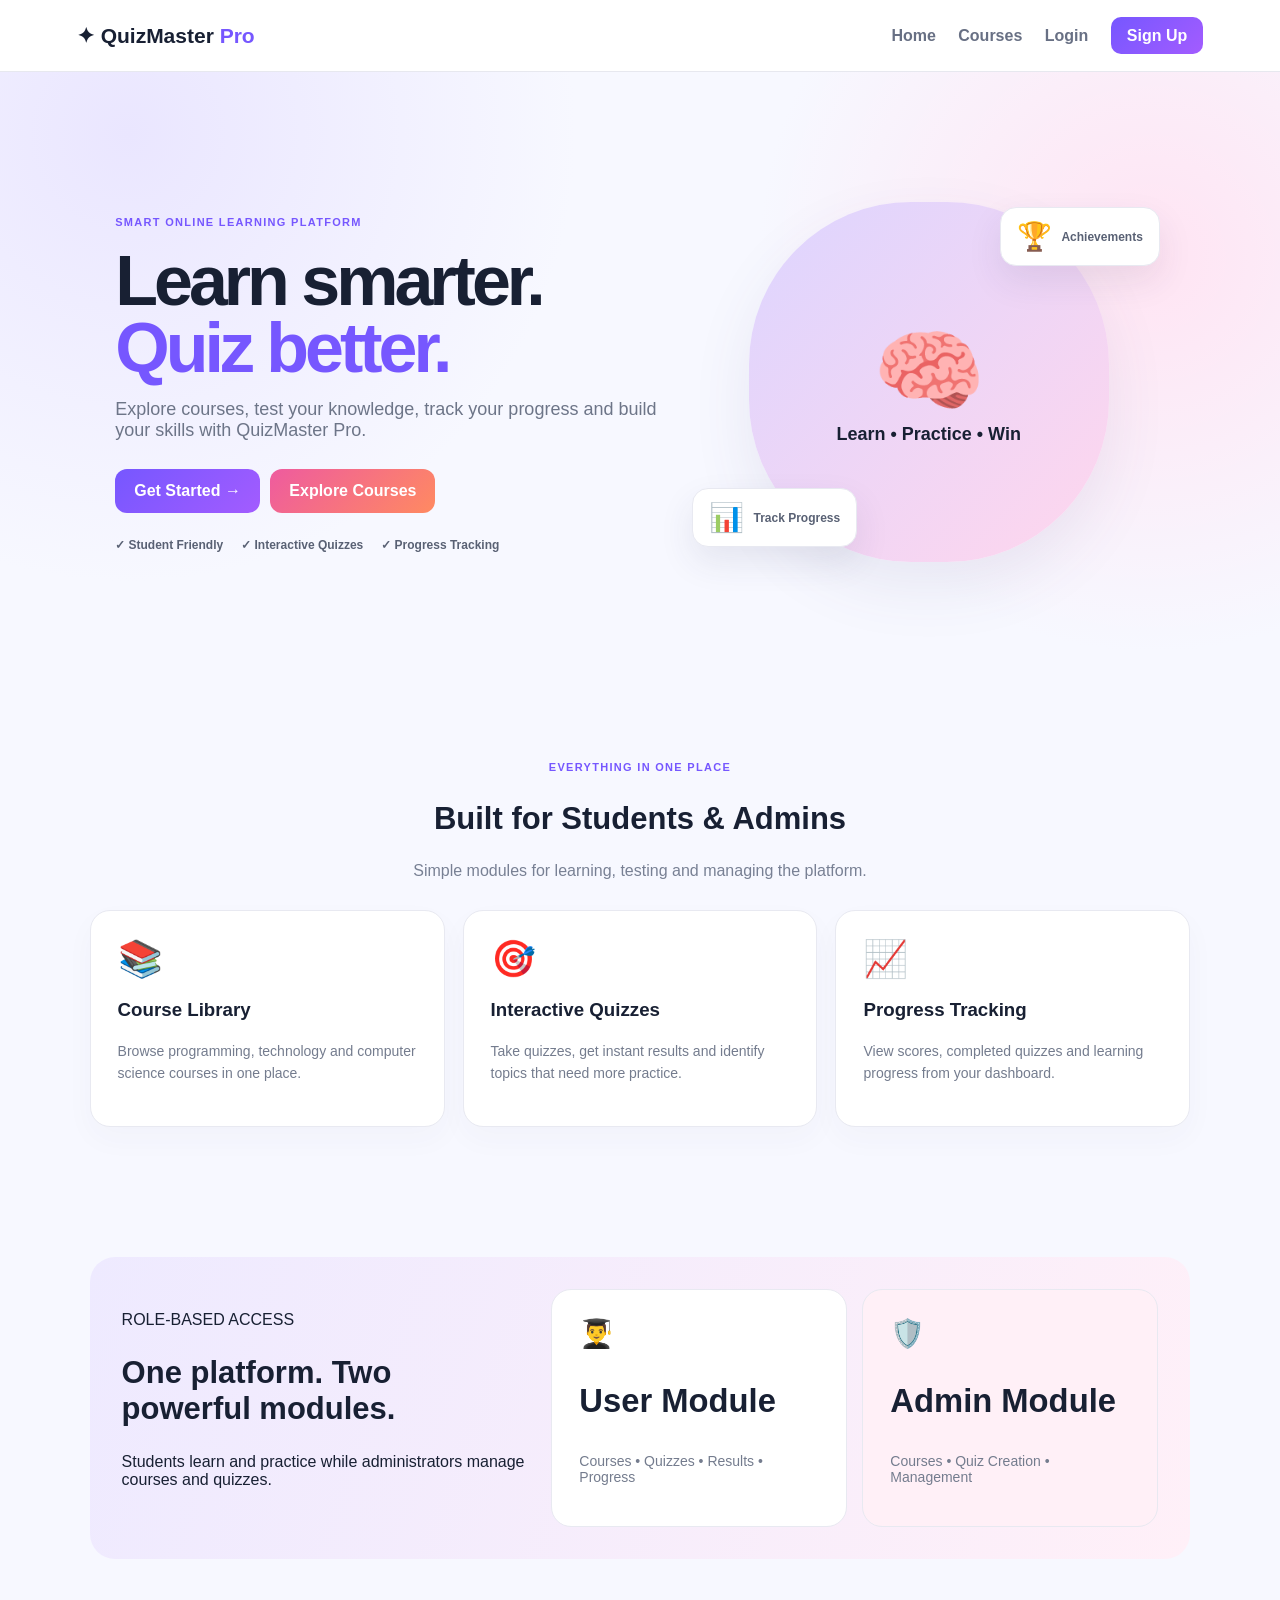
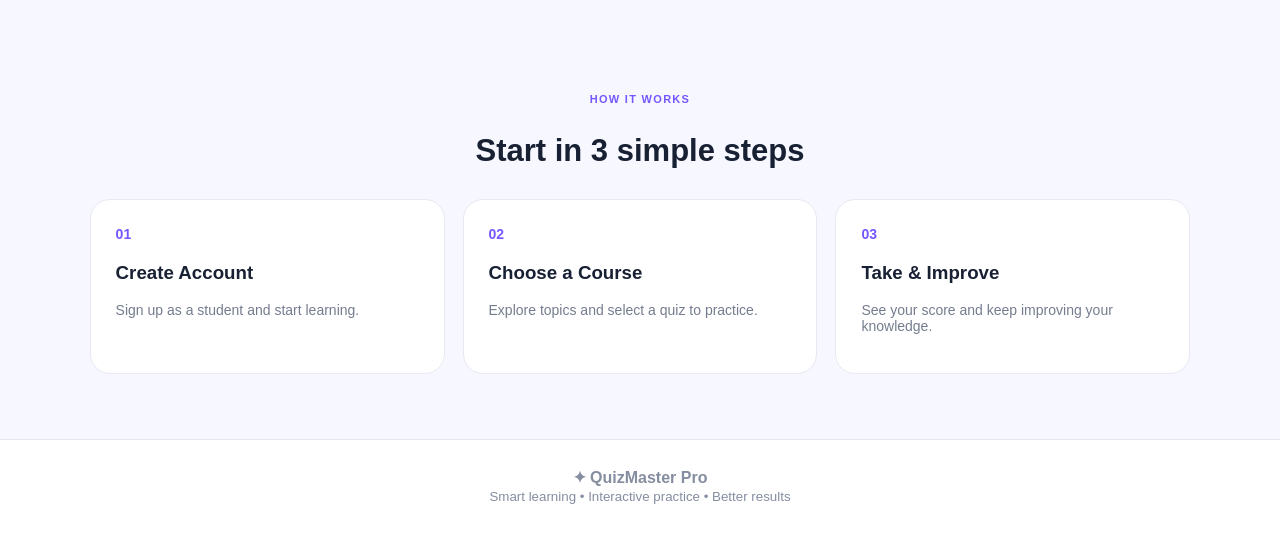
<file: index.html>
<!doctype html>
<html lang="en">
<head>
<meta charset="utf-8">
<meta name="viewport" content="width=device-width,initial-scale=1">
<title>QuizMaster Pro | Learn. Practice. Achieve.</title>
<link rel="stylesheet" href="css/style.css">
</head>
<body>
<nav>
  <b class="logo">✦ QuizMaster <i>Pro</i></b>
  <div>
    <a href="index.html">Home</a>
    <a href="courses.html">Courses</a>
    <a href="login.html">Login</a>
    <a class="navbtn" href="signup.html">Sign Up</a>
  </div>
</nav>

<section class="hero home-hero">
  <div class="hero-copy">
    <span>SMART ONLINE LEARNING PLATFORM</span>
    <h1>Learn smarter.<br><em>Quiz better.</em></h1>
    <p>Explore courses, test your knowledge, track your progress and build your skills with QuizMaster Pro.</p>
    <div>
      <a class="btn" href="signup.html">Get Started →</a>
      <a class="btn orange" href="courses.html">Explore Courses</a>
    </div>
    <div class="hero-mini">
      <span>✓ Student Friendly</span>
      <span>✓ Interactive Quizzes</span>
      <span>✓ Progress Tracking</span>
    </div>
  </div>
  <div class="home-art">
    <div class="floating f1">🏆<small>Achievements</small></div>
    <div class="art">🧠<b>Learn • Practice • Win</b></div>
    <div class="floating f2">📊<small>Track Progress</small></div>
  </div>
</section>

<section class="home-section">
  <div class="center">
    <span>EVERYTHING IN ONE PLACE</span>
    <h2>Built for Students & Admins</h2>
    <p class="muted">Simple modules for learning, testing and managing the platform.</p>
  </div>
  <div class="grid3">
    <div class="feature-card"><div class="feature-icon">📚</div><h3>Course Library</h3><p>Browse programming, technology and computer science courses in one place.</p></div>
    <div class="feature-card"><div class="feature-icon">🎯</div><h3>Interactive Quizzes</h3><p>Take quizzes, get instant results and identify topics that need more practice.</p></div>
    <div class="feature-card"><div class="feature-icon">📈</div><h3>Progress Tracking</h3><p>View scores, completed quizzes and learning progress from your dashboard.</p></div>
  </div>
</section>

<section class="home-section">
  <div class="module-banner">
    <div><span>ROLE-BASED ACCESS</span><h2>One platform. Two powerful modules.</h2><p>Students learn and practice while administrators manage courses and quizzes.</p></div>
    <div class="module-actions">
      <a class="card user-module" href="login.html?role=user">👨‍🎓<h3>User Module</h3><p>Courses • Quizzes • Results • Progress</p></a>
      <a class="card admin-module" href="login.html?role=admin">🛡️<h3>Admin Module</h3><p>Courses • Quiz Creation • Management</p></a>
    </div>
  </div>
</section>

<section class="home-section">
  <div class="center">
    <span>HOW IT WORKS</span>
    <h2>Start in 3 simple steps</h2>
  </div>
  <div class="steps">
    <div><b>01</b><h3>Create Account</h3><p>Sign up as a student and start learning.</p></div>
    <div><b>02</b><h3>Choose a Course</h3><p>Explore topics and select a quiz to practice.</p></div>
    <div><b>03</b><h3>Take & Improve</h3><p>See your score and keep improving your knowledge.</p></div>
  </div>
</section>

<footer>
  <b>✦ QuizMaster Pro</b><br>
  <small>Smart learning • Interactive practice • Better results</small>
</footer>
</body>
</html>
</file>
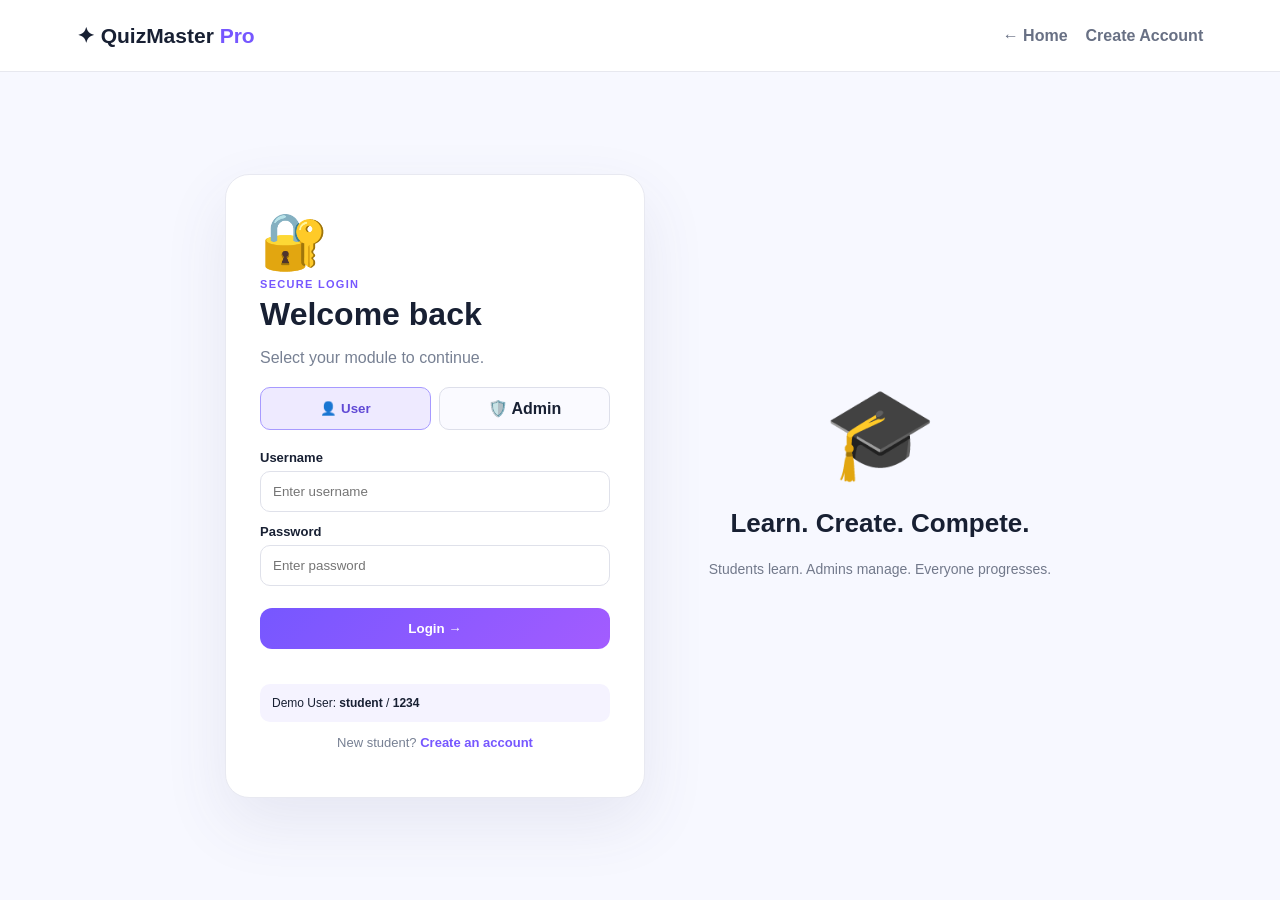
<file: admin-dashboard.html>
<!doctype html><html><head><meta charset="utf-8"><meta name="viewport" content="width=device-width,initial-scale=1"><title>Admin Dashboard</title><link rel="stylesheet" href="css/style.css"></head><body><nav><b class="logo">✦ QuizMaster <i>Pro</i></b><div><a href="courses.html">Courses</a><a href="admin-dashboard.html">Admin Dashboard</a><button onclick="logout()">Logout</button></div></nav><main><div class="welcome admin"><div><span>ADMIN MODULE 🛡️</span><h1>Control Center</h1><p>Manage courses, quizzes, users and content.</p></div><a class="btn orange" href="create-course.html">＋ Create Course</a></div><div class="stats"><div>📚<small>Courses</small><b>12</b></div><div>📝<small>Quizzes</small><b>48</b></div><div>👥<small>Users</small><b>8,542</b></div><div>📈<small>Attempts</small><b>1,284</b></div></div><div class="grid2"><a class="card" href="create-course.html">➕<h3>Create Course</h3><p>Add course, lessons and cover image.</p></a><a class="card pink" href="create-quiz.html">🧠<h3>Create Quiz</h3><p>Add questions and question pictures.</p></a></div><h2>Course Management</h2><div id="adminCourses"></div></main><script src="js/auth.js"></script><script>guard("admin");</script><script src="js/data.js"></script></body></html>
</file>
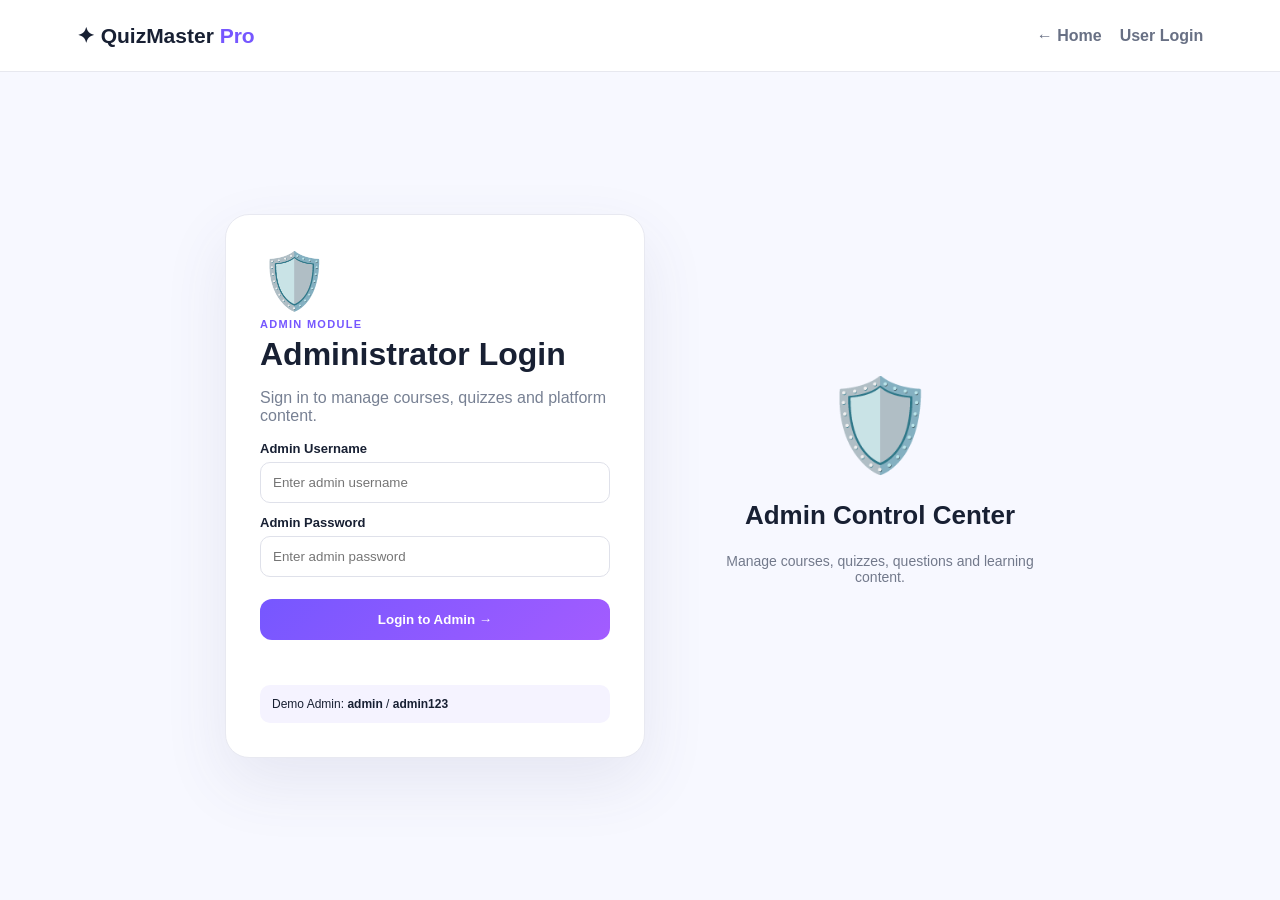
<file: admin-login.html>
<!doctype html>
<html lang="en">
<head>
<meta charset="utf-8"><meta name="viewport" content="width=device-width,initial-scale=1">
<title>Admin Login | QuizMaster Pro</title>
<link rel="stylesheet" href="css/style.css">
</head>
<body>
<nav>
 <b class="logo">✦ QuizMaster <i>Pro</i></b>
 <div><a href="index.html">← Home</a><a href="login.html">User Login</a></div>
</nav>
<main class="login">
 <div class="loginbox">
  <div class="big">🛡️</div>
  <span>ADMIN MODULE</span>
  <h1>Administrator Login</h1>
  <p>Sign in to manage courses, quizzes and platform content.</p>
  <form id="adminForm">
   <label>Admin Username
    <input id="adminUser" required autocomplete="username" placeholder="Enter admin username">
   </label>
   <label>Admin Password
    <input id="adminPass" type="password" required autocomplete="current-password" placeholder="Enter admin password">
   </label>
   <button type="submit" class="btn full">Login to Admin →</button>
   <div id="adminErr"></div>
  </form>
  <div class="demo">Demo Admin: <b>admin</b> / <b>admin123</b></div>
 </div>
 <div class="loginart">🛡️<h2>Admin Control Center</h2><p>Manage courses, quizzes, questions and learning content.</p></div>
</main>
<script>
document.getElementById("adminForm").addEventListener("submit", function(e){
 e.preventDefault();
 const u=document.getElementById("adminUser").value.trim();
 const p=document.getElementById("adminPass").value;
 const err=document.getElementById("adminErr");
 if(u==="admin" && p==="admin123"){
   localStorage.setItem("logged","yes");
   localStorage.setItem("role","admin");
   localStorage.setItem("currentUser","admin");
   window.location.href="admin-dashboard.html";
 }else{
   err.textContent="Invalid admin username or password.";
 }
});
</script>
</body>
</html>
</file>
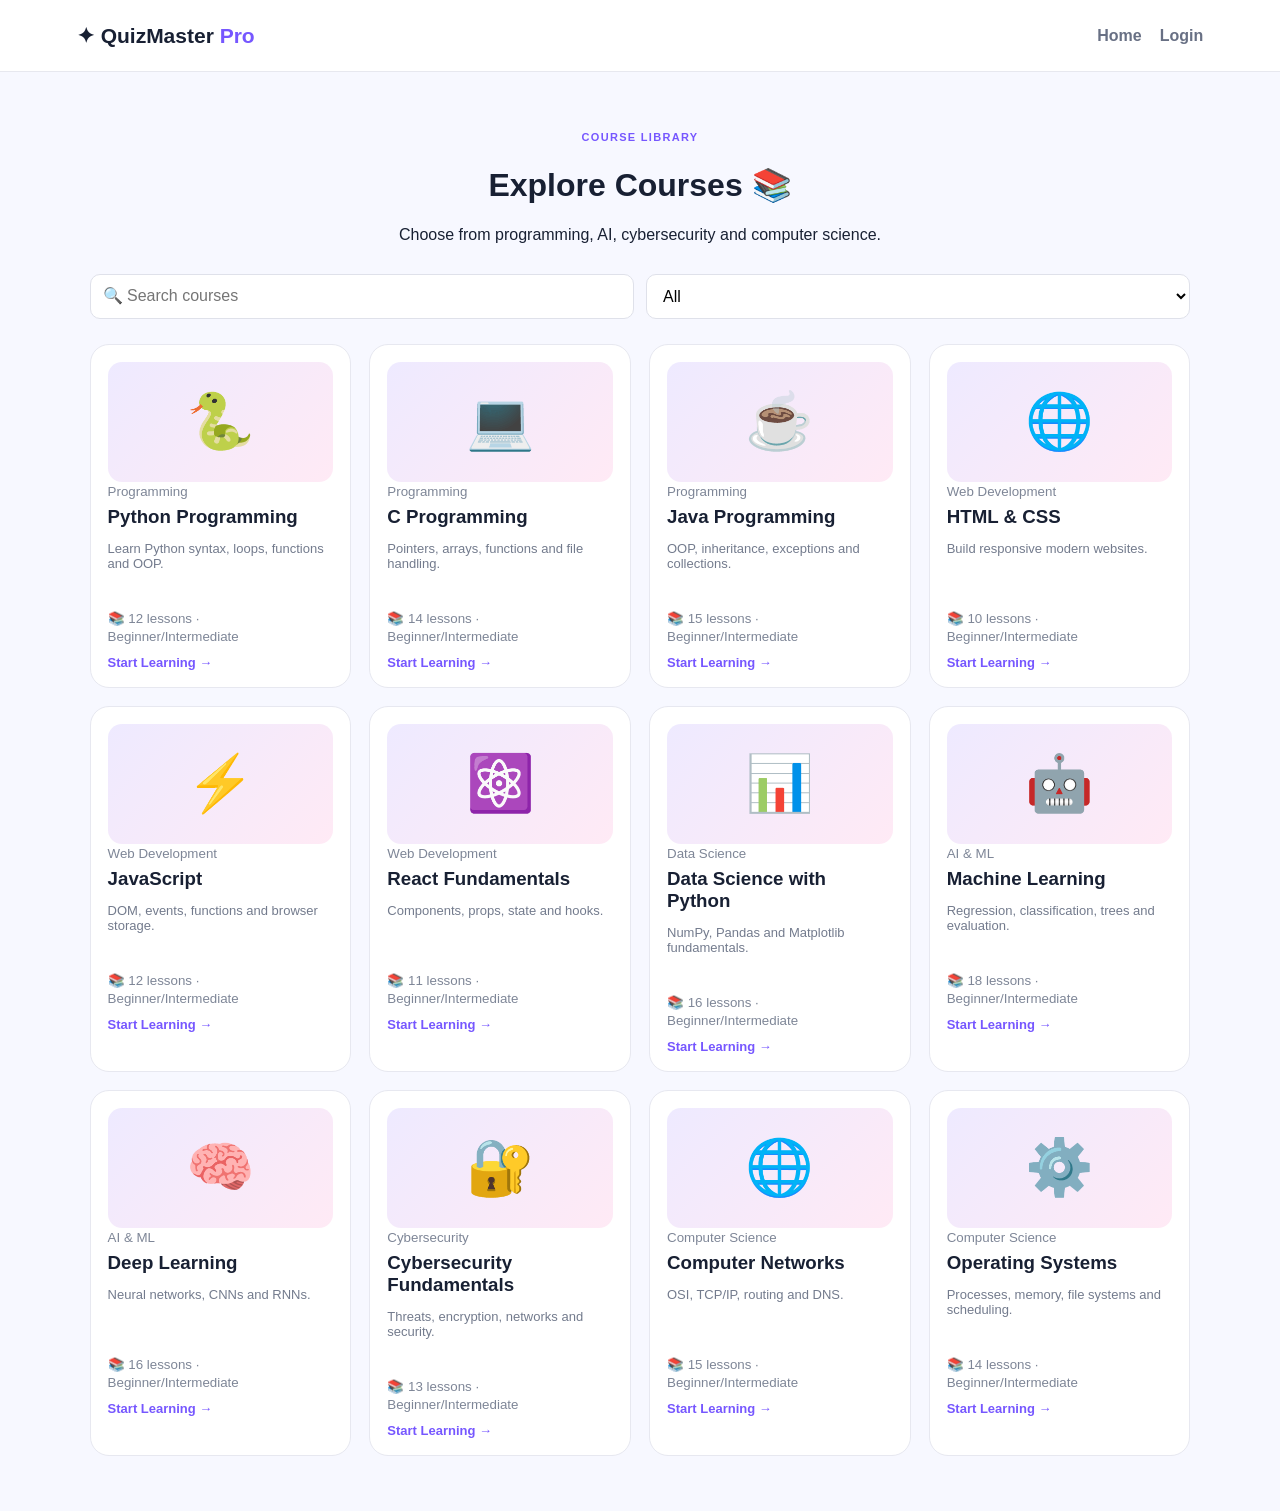
<file: courses.html>
<!doctype html><html><head><meta charset="utf-8"><meta name="viewport" content="width=device-width,initial-scale=1"><title>Courses</title><link rel="stylesheet" href="css/style.css"></head><body><nav><b class="logo">✦ QuizMaster <i>Pro</i></b><div><a href="index.html">Home</a><a href="login.html">Login</a></div></nav><main><div class="center"><span>COURSE LIBRARY</span><h1>Explore Courses 📚</h1><p>Choose from programming, AI, cybersecurity and computer science.</p></div><div class="filters"><input id="search" placeholder="🔍 Search courses" oninput="render()"><select id="cat" onchange="render()"><option>All</option><option>Programming</option><option>Web Development</option><option>Data Science</option><option>AI & ML</option><option>Cybersecurity</option><option>Computer Science</option></select></div><div id="courses" class="courses"></div></main><script src="js/data.js"></script></body></html>
</file>
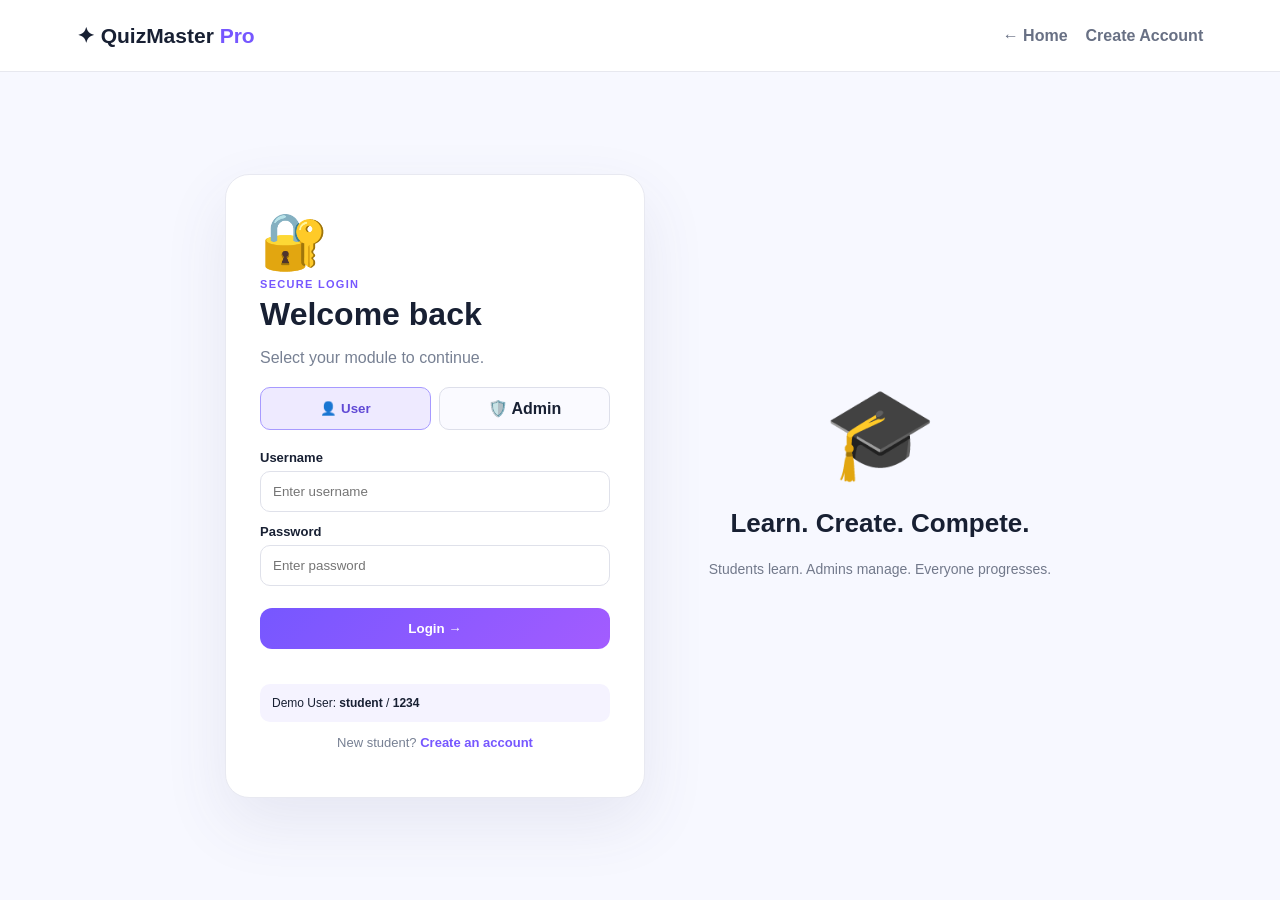
<file: create-course.html>
<!doctype html><html><head><meta charset="utf-8"><meta name="viewport" content="width=device-width,initial-scale=1"><title>Create Course</title><link rel="stylesheet" href="css/style.css"></head><body><nav><b class="logo">✦ QuizMaster <i>Pro</i></b><a href="admin-dashboard.html">← Admin</a></nav><main><div class="center"><span>ADMIN · COURSE BUILDER</span><h1>Create Course</h1></div><div class="panel form"><label>Course Title<input id="title" placeholder="Python Programming"></label><label>Description<textarea id="desc"></textarea></label><div class="row"><label>Category<select id="cat"><option>Programming</option><option>Web Development</option><option>Data Science</option><option>AI & ML</option><option>Cybersecurity</option><option>Computer Science</option></select></label><label>Level<select id="level"><option>Beginner</option><option>Intermediate</option><option>Advanced</option></select></label></div><label>Course Image<input type="file" accept="image/*" onchange="readImg(event)"></label><img id="preview" class="upload"><button class="btn" onclick="saveCourse()">💾 Save Course</button></div></main><script src="js/auth.js"></script><script src="js/create.js"></script><script>guard("admin")</script></body></html>
</file>
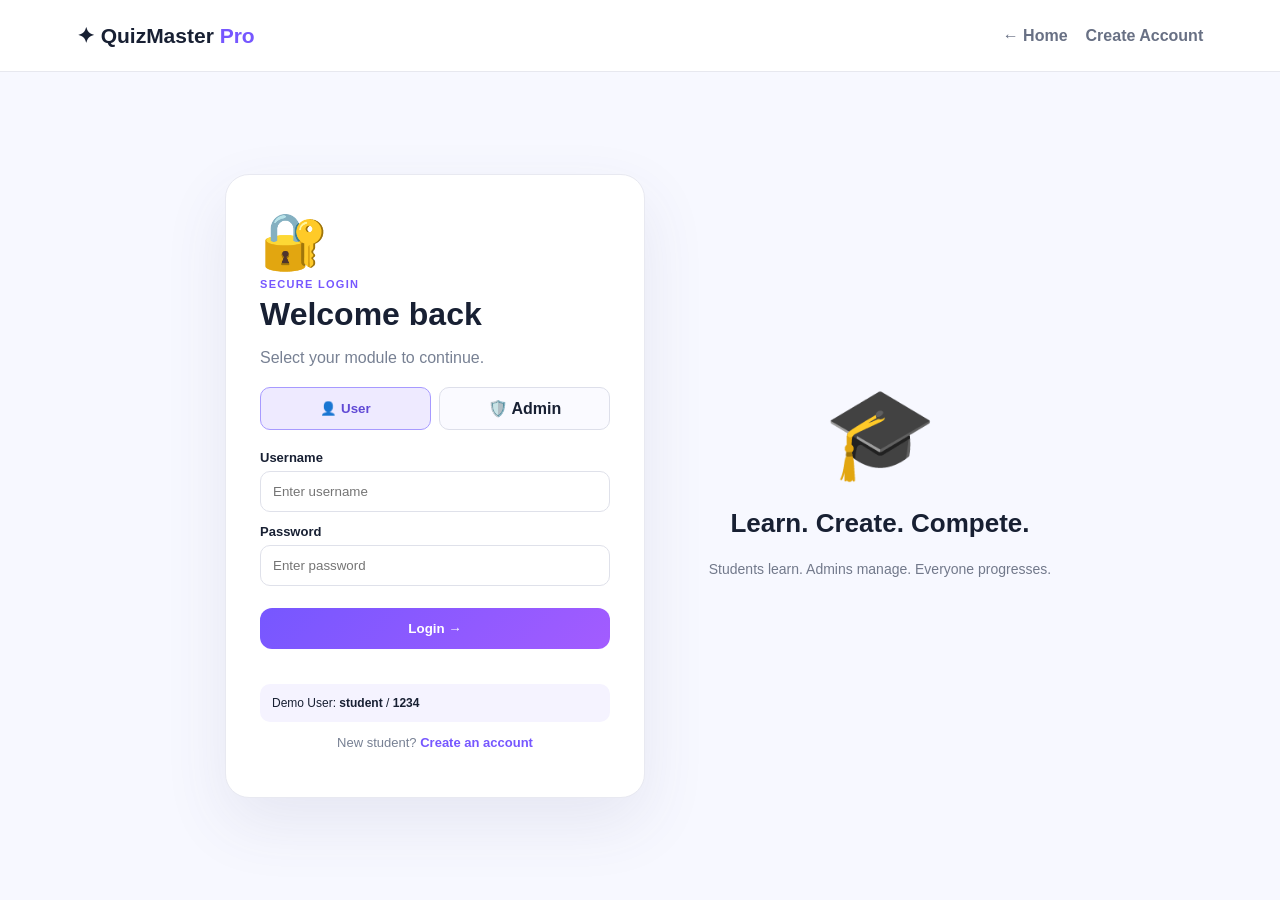
<file: create-quiz.html>
<!doctype html><html><head><meta charset="utf-8"><meta name="viewport" content="width=device-width,initial-scale=1"><title>Create Quiz</title><link rel="stylesheet" href="css/style.css"></head><body><nav><b class="logo">✦ QuizMaster <i>Pro</i></b><a href="admin-dashboard.html">← Admin</a></nav><main><div class="center"><span>ADMIN · QUIZ BUILDER</span><h1>Create Quiz</h1></div><div class="panel form"><label>Quiz Title<input id="title" placeholder="JavaScript Basics"></label><div id="qs"></div><button class="add" onclick="add()">＋ Add Question</button><button class="btn" onclick="saveQuiz()">💾 Save Quiz</button></div></main><script src="js/auth.js"></script><script src="js/createquiz.js"></script><script>guard("admin")</script></body></html>
</file>
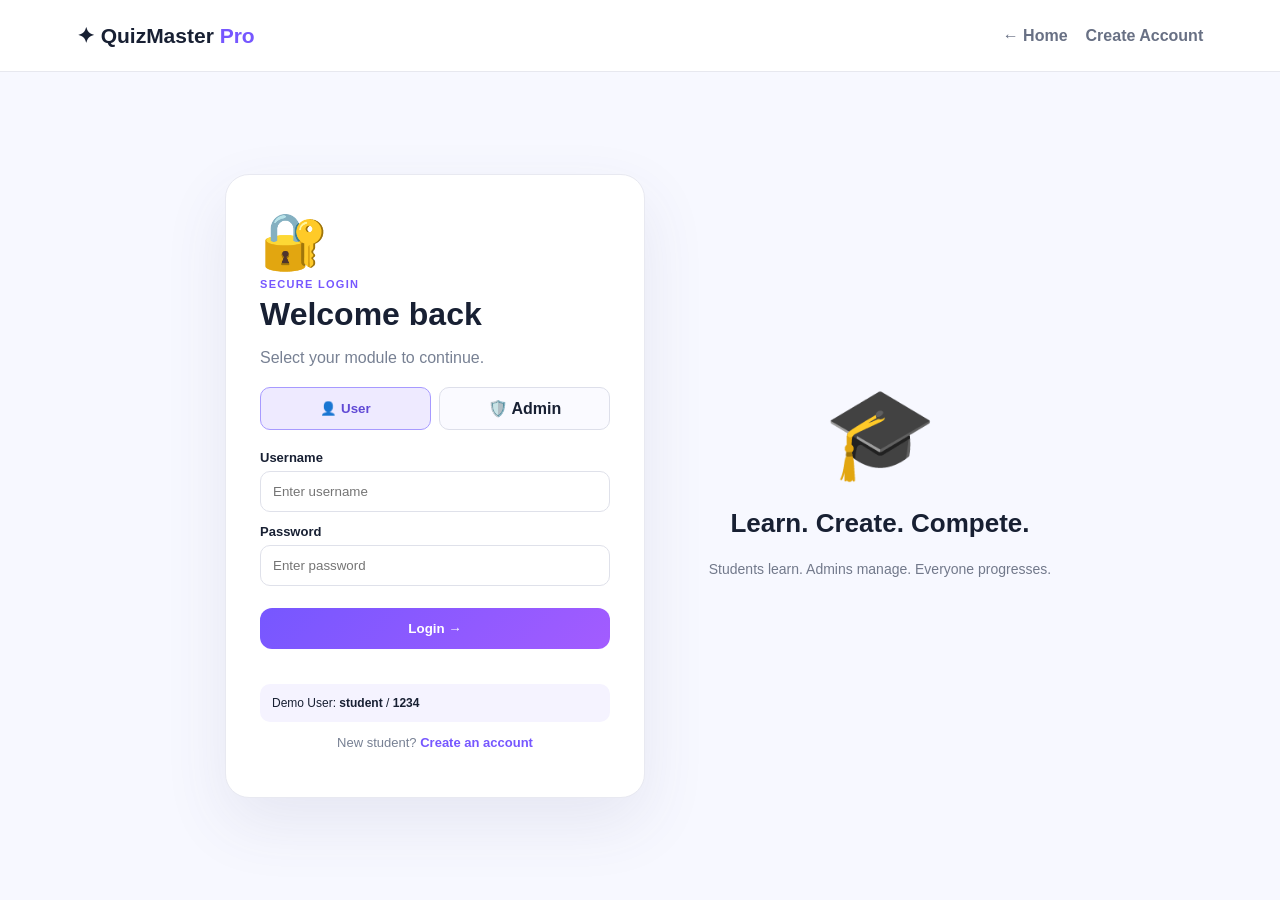
<file: login.html>
<!doctype html>
<html lang="en">
<head>
<meta charset="utf-8">
<meta name="viewport" content="width=device-width,initial-scale=1">
<title>Login | QuizMaster Pro</title>
<link rel="stylesheet" href="css/style.css">
</head>
<body>
<nav>
  <b class="logo">✦ QuizMaster <i>Pro</i></b>
  <div><a href="index.html">← Home</a><a href="signup.html">Create Account</a></div>
</nav>
<main class="login">
  <div class="loginbox">
    <div class="big">🔐</div>
    <span>SECURE LOGIN</span>
    <h1>Welcome back</h1>
    <p>Select your module to continue.</p>
    <div class="tabs">
      <button type="button" id="ut" class="on">👤 User</button>
      <a class="module-tab" href="admin-login.html">🛡️ Admin</a>
    </div>
    <form onsubmit="login(event)">
      <label>Username<input id="u" required placeholder="Enter username"></label>
      <label>Password<input id="p" type="password" required placeholder="Enter password"></label>
      <button class="btn full">Login →</button>
      <div id="err"></div>
    </form>
    <div class="demo" id="demo">Demo User: <b>student</b> / <b>1234</b></div>
    <p class="login-signup">New student? <a href="signup.html"><b>Create an account</b></a></p>
  </div>
  <div class="loginart">🎓<h2>Learn. Create. Compete.</h2><p>Students learn. Admins manage. Everyone progresses.</p></div>
</main>
<script src="js/auth.js"></script>
</body>
</html>
</file>
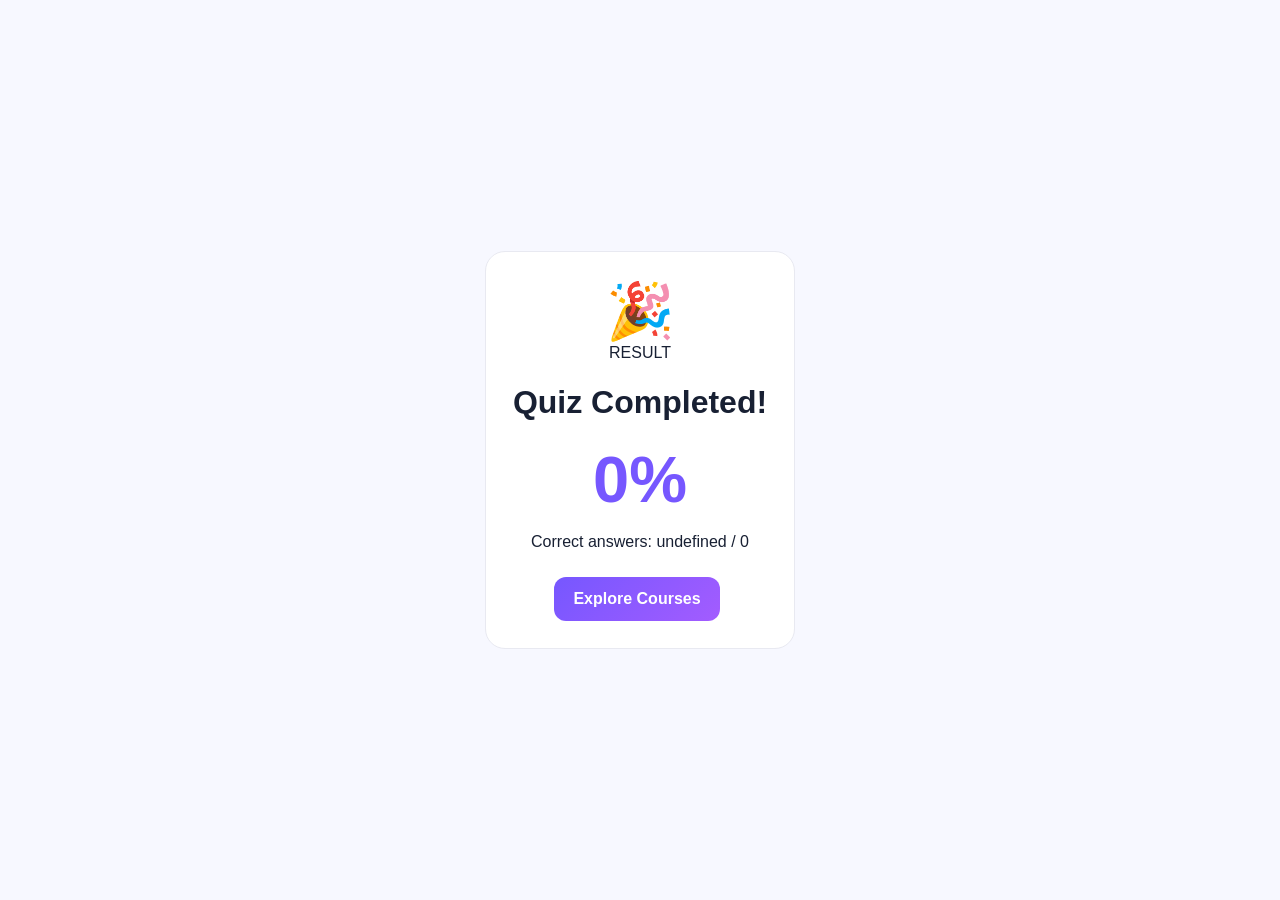
<file: quiz-result.html>
<!doctype html><html><head><meta charset="utf-8"><meta name="viewport" content="width=device-width,initial-scale=1"><title>Result</title><link rel="stylesheet" href="css/style.css"></head><body><main class="result"><div class="panel"><div class="big">🎉</div><span>RESULT</span><h1>Quiz Completed!</h1><div id="score" class="score"></div><p id="detail"></p><a class="btn" href="courses.html">Explore Courses</a></div></main><script>let r=JSON.parse(localStorage.getItem("result")||'{"score":0,"total":0}');score.textContent=r.score+"%";detail.textContent="Correct answers: "+r.correct+" / "+r.total;</script></body></html>
</file>
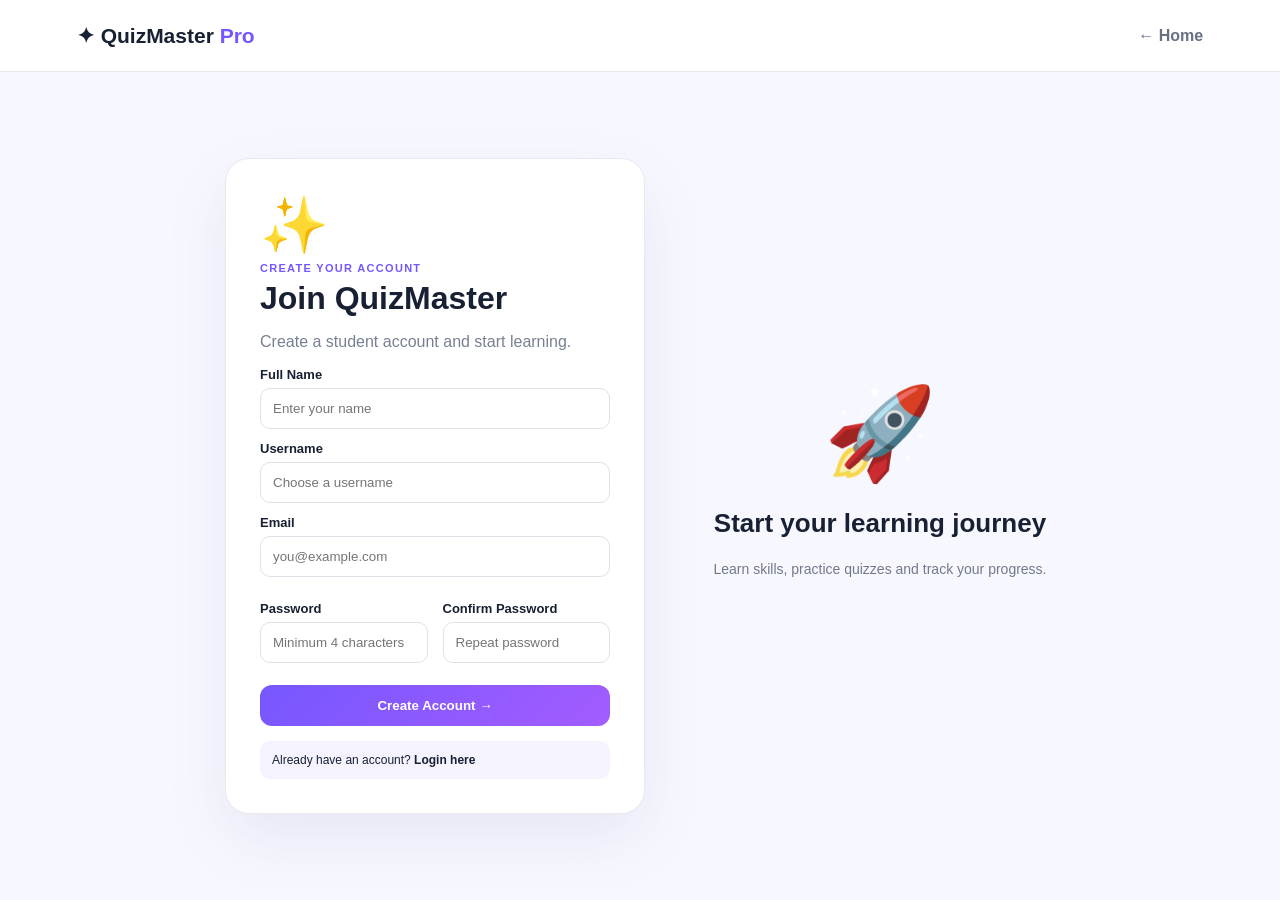
<file: signup.html>
<!doctype html>
<html lang="en">
<head>
<meta charset="utf-8">
<meta name="viewport" content="width=device-width,initial-scale=1">
<title>Sign Up | QuizMaster Pro</title>
<link rel="stylesheet" href="css/style.css">
</head>
<body>
<nav>
  <b class="logo">✦ QuizMaster <i>Pro</i></b>
  <a href="index.html">← Home</a>
</nav>
<main class="login signup-layout">
  <div class="loginbox">
    <div class="big">✨</div>
    <span>CREATE YOUR ACCOUNT</span>
    <h1>Join QuizMaster</h1>
    <p>Create a student account and start learning.</p>
    <form onsubmit="signup(event)">
      <label>Full Name<input id="name" required placeholder="Enter your name"></label>
      <label>Username<input id="su" required minlength="3" placeholder="Choose a username"></label>
      <label>Email<input id="email" type="email" required placeholder="you@example.com"></label>
      <div class="row">
        <label>Password<input id="sp" type="password" required minlength="4" placeholder="Minimum 4 characters"></label>
        <label>Confirm Password<input id="cp" type="password" required minlength="4" placeholder="Repeat password"></label>
      </div>
      <button class="btn full">Create Account →</button>
      <div id="signupMsg"></div>
    </form>
    <div class="demo">Already have an account? <a href="login.html"><b>Login here</b></a></div>
  </div>
  <div class="loginart signup-art">🚀<h2>Start your learning journey</h2><p>Learn skills, practice quizzes and track your progress.</p></div>
</main>
<script src="js/auth.js"></script>
</body>
</html>
</file>
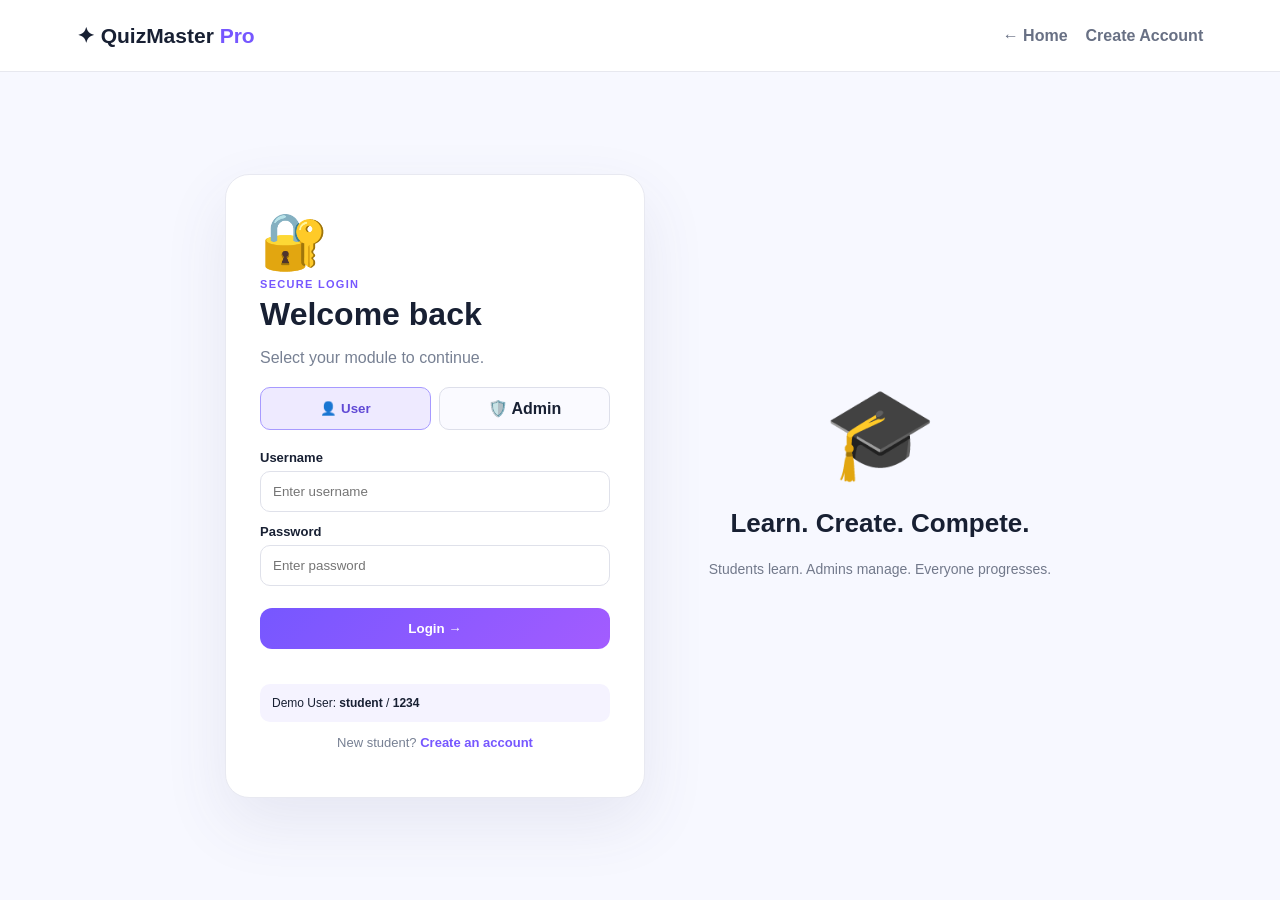
<file: take-quiz.html>
<!doctype html><html><head><meta charset="utf-8"><meta name="viewport" content="width=device-width,initial-scale=1"><title>Take Quiz</title><link rel="stylesheet" href="css/style.css"></head><body><nav><b class="logo">✦ QuizMaster <i>Pro</i></b><a href="user-dashboard.html">← Dashboard</a></nav><main class="quiz"><span>USER MODULE · QUIZ</span><h1 id="title">Web Development Basics</h1><div class="progress"><i id="bar"></i></div><div class="panel"><b id="no"></b><img id="img" class="question-img"><h2 id="q"></h2><div id="opts"></div><button class="btn" onclick="next()">Next →</button></div></main><script src="js/auth.js"></script><script src="js/take.js"></script><script>guard("user")</script></body></html>
</file>
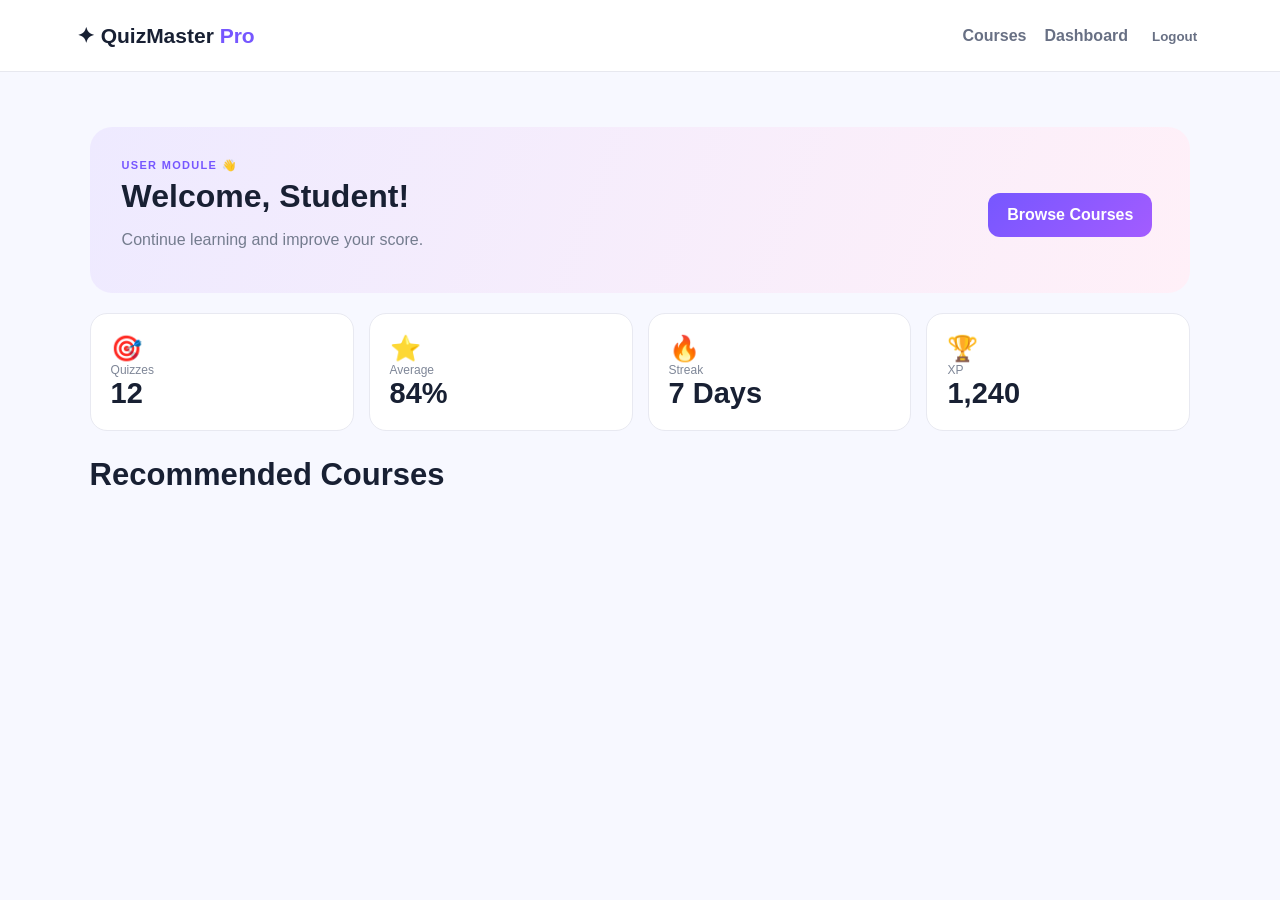
<file: user-dashboard.html>
<!doctype html><html><head><meta charset="utf-8"><meta name="viewport" content="width=device-width,initial-scale=1"><title>User Dashboard</title><link rel="stylesheet" href="css/style.css"></head><body><nav><b class="logo">✦ QuizMaster <i>Pro</i></b><div><a href="courses.html">Courses</a><a href="user-dashboard.html">Dashboard</a><button onclick="logout()">Logout</button></div></nav><main><div class="welcome"><div><span>USER MODULE 👋</span><h1>Welcome, Student!</h1><p>Continue learning and improve your score.</p></div><a class="btn" href="courses.html">Browse Courses</a></div><div class="stats"><div>🎯<small>Quizzes</small><b>12</b></div><div>⭐<small>Average</small><b>84%</b></div><div>🔥<small>Streak</small><b>7 Days</b></div><div>🏆<small>XP</small><b>1,240</b></div></div><h2>Recommended Courses</h2><div id="courses" class="courses"></div></main><script src="js/auth.js"></script><script src="js/data.js"></script></body></html>
</file>
<file: css/style.css>
*{box-sizing:border-box}body{margin:0;font-family:Inter,Segoe UI,Arial,sans-serif;background:#f7f8ff;color:#182033}a{text-decoration:none;color:inherit}nav{height:72px;padding:0 6%;display:flex;align-items:center;justify-content:space-between;background:#fff;border-bottom:1px solid #e7e8ef;position:sticky;top:0;z-index:5}.logo{font-size:21px}.logo i{color:#7657ff;font-style:normal}nav a,nav button{margin-left:18px;color:#687084;font-weight:700;background:none;border:0;cursor:pointer}.hero{min-height:560px;padding:70px 9%;display:grid;grid-template-columns:1.1fr .9fr;align-items:center;background:radial-gradient(circle at 10% 10%,#eae6ff,transparent 35%),radial-gradient(circle at 90% 30%,#ffe4f3,transparent 32%)}.hero h1{font-size:70px;line-height:.95;letter-spacing:-4px}.hero em{color:#7657ff;font-style:normal}.hero p{font-size:18px;color:#6d7588;max-width:600px}.hero span,.center>span,.welcome>div>span,.loginbox>span{font-size:11px;font-weight:900;letter-spacing:1.3px;color:#7657ff}.btn{display:inline-block;border:0;border-radius:12px;padding:13px 19px;background:linear-gradient(135deg,#7657ff,#a35cff);color:white;font-weight:800;margin:10px 6px 0 0;cursor:pointer}.orange{background:linear-gradient(135deg,#ee5b9f,#ff8a61)}.art{width:330px;height:330px;border-radius:45%;background:linear-gradient(135deg,#ddd5ff,#ffd6ed);display:flex;flex-direction:column;justify-content:center;align-items:center;font-size:90px;box-shadow:0 25px 60px #51477b18}.art b{font-size:18px}.art small{font-size:12px}section,main{max-width:1400px;margin:auto;padding:55px 7%}h2{font-size:31px}.grid2{display:grid;grid-template-columns:1fr 1fr;gap:18px}.card,.panel{background:#fff;border:1px solid #e8e9f1;border-radius:20px;padding:27px}.card{font-size:28px}.card p{font-size:14px;color:#747c8e}.pink{background:#fff0f7}.courses{display:grid;grid-template-columns:repeat(4,1fr);gap:18px}.course{background:#fff;border:1px solid #e7e8f0;border-radius:19px;padding:17px;transition:.2s}.course:hover{transform:translateY(-5px);box-shadow:0 15px 35px #30345c12}.courseimg{height:120px;border-radius:14px;background:linear-gradient(135deg,#eeeaff,#ffeaf5);display:grid;place-items:center;font-size:55px}.course h3{margin:6px 0}.course p{font-size:13px;color:#737b8d;min-height:55px}.course small{color:#7e8697}.course>b{display:block;color:#7657ff;font-size:13px;margin-top:10px}.center{text-align:center;margin-bottom:30px}.filters{display:flex;gap:12px;margin-bottom:25px}.filters input,.filters select,.form input,.form textarea,.form select{padding:12px;border:1px solid #dfe1ea;border-radius:10px;font:inherit;width:100%;background:#fff}.filters input{max-width:600px}.welcome{display:flex;align-items:center;justify-content:space-between;padding:28px 32px;border-radius:22px;background:linear-gradient(110deg,#eeeaff,#fff0f8);margin-bottom:20px}.welcome h1{margin:5px 0}.welcome p{color:#747c8e}.admin{background:linear-gradient(110deg,#fff0f7,#fff0e6)}.stats{display:grid;grid-template-columns:repeat(4,1fr);gap:15px}.stats>div{background:#fff;border:1px solid #e8e9f1;border-radius:17px;padding:20px;font-size:25px}.stats small,.stats b{display:block}.stats small{font-size:12px;color:#7f8798}.stats b{font-size:29px}.form{display:grid;gap:16px;max-width:850px;margin:auto}.form label{font-size:13px;font-weight:800}.form textarea{min-height:100px}.row{display:grid;grid-template-columns:1fr 1fr;gap:15px}.upload,.thumb,.question-img{max-width:100%;max-height:220px;border-radius:12px}.add{padding:13px;border:2px dashed #c8c2ed;background:#faf9ff;color:#6951dc;border-radius:12px;font-weight:800}.editor{padding:17px;background:#fafaff;border:1px solid #e5e6ef;border-radius:14px;margin:10px 0;display:grid;gap:9px}.editor label{display:grid;grid-template-columns:25px 1fr}.manage{padding:15px;background:#fff;border:1px solid #e8e9f1;border-radius:13px;margin:8px 0;display:flex;gap:14px}.manage small{margin-left:auto;color:#7e8696}.quiz{max-width:850px}.progress{height:8px;background:#e9e9f0;border-radius:10px;overflow:hidden;margin:20px 0}.progress i{display:block;height:100%;background:linear-gradient(90deg,#7657ff,#ef58bf)}.answer{display:block;padding:15px;border:2px solid #e5e6ed;border-radius:12px;margin:10px 0}.result{min-height:100vh;display:grid;place-items:center;text-align:center}.score{font-size:65px;color:#7657ff;font-weight:900}.login{min-height:calc(100vh - 72px);display:grid;grid-template-columns:420px 350px;gap:60px;justify-content:center;align-items:center}.loginbox{background:#fff;border:1px solid #e8e9f1;border-radius:24px;padding:34px;box-shadow:0 25px 65px #4b437719}.big{font-size:55px}.loginbox h1{margin:4px 0}.loginbox p{color:#778093}.tabs{display:grid;grid-template-columns:1fr 1fr;gap:8px;margin:20px 0}.tabs button{padding:11px;border:1px solid #dddfea;border-radius:10px;background:#fafaff;font-weight:800}.tabs .on{background:#eeeaff;border-color:#a79aff;color:#6049d5}.loginbox label{display:block;font-weight:800;font-size:13px;margin:12px 0}.loginbox input{display:block;width:100%;padding:12px;margin-top:6px;border:1px solid #dfe1ea;border-radius:10px}.full{width:100%}.demo{margin-top:15px;padding:12px;background:#f5f3ff;border-radius:10px;font-size:12px}.loginart{text-align:center;font-size:90px}.loginart h2{font-size:26px}.loginart p{font-size:14px;color:#72798b}#err{color:#d95362;text-align:center;font-size:13px;min-height:20px}footer{text-align:center;padding:28px;background:#fff;color:#858da0;border-top:1px solid #e7e8ef}.dark{background:#151725;color:#edf0fa}.dark nav,.dark .panel,.dark .card,.dark .course,.dark .stats>div,.dark .loginbox,.dark footer,.dark .manage{background:#1d2030;color:#edf0fa;border-color:#303447}.dark input,.dark select,.dark textarea{background:#171a28;color:#fff;border-color:#383c50}@media(max-width:900px){.hero,.login{grid-template-columns:1fr}.loginart{display:none}.courses,.stats{grid-template-columns:1fr 1fr}}@media(max-width:600px){.courses,.stats,.grid2,.row{grid-template-columns:1fr}.hero h1{font-size:50px}.welcome{flex-direction:column;align-items:flex-start}.filters{flex-direction:column}section,main{padding:35px 5%}}
.navbtn{background:linear-gradient(135deg,#7657ff,#a35cff);color:#fff!important;padding:10px 16px;border-radius:10px}
.home-hero{min-height:620px}
.hero-copy{position:relative;z-index:2}
.hero-copy h1{margin:18px 0}
.hero-mini{display:flex;gap:18px;flex-wrap:wrap;margin-top:25px}
.hero-mini span{font-size:12px;color:#596174;font-weight:800;letter-spacing:0}
.home-art{position:relative;min-height:390px;display:grid;place-items:center}
.home-art .art{width:360px;height:360px}
.floating{position:absolute;background:#fff;border:1px solid #e8e9f1;border-radius:16px;padding:12px 16px;box-shadow:0 15px 35px #30345c18;font-size:28px;display:flex;gap:9px;align-items:center;z-index:3}
.floating small{font-size:12px;font-weight:800;color:#596174}
.f1{top:20px;right:5px}.f2{bottom:30px;left:0}
.home-section{padding-top:65px;padding-bottom:65px}
.muted{color:#788094}
.grid3{display:grid;grid-template-columns:repeat(3,1fr);gap:18px}
.feature-card{background:#fff;border:1px solid #e8e9f1;border-radius:20px;padding:27px;box-shadow:0 12px 30px #30345c08}
.feature-icon{font-size:36px}
.feature-card p{color:#747c8e;font-size:14px;line-height:1.6}
.module-banner{padding:32px;border-radius:25px;background:linear-gradient(110deg,#eeeaff,#fff0f8);display:grid;grid-template-columns:.8fr 1.2fr;gap:25px;align-items:center}
.module-actions{display:grid;grid-template-columns:1fr 1fr;gap:15px}
.module-actions .card{height:100%}
.user-module{background:#fff!important}.admin-module{background:#fff0f7!important}
.steps{display:grid;grid-template-columns:repeat(3,1fr);gap:18px}
.steps>div{background:#fff;border:1px solid #e8e9f1;border-radius:20px;padding:25px}
.steps b{color:#7657ff;font-size:14px}.steps p{color:#747c8e;font-size:14px}
.login-signup{text-align:center;font-size:13px!important}.login-signup a{color:#7657ff}
.error-msg,.success-msg{text-align:center;font-size:13px;margin-top:10px}.error-msg{color:#d95362}.success-msg{color:#2a9d68}
.signup-art{max-width:350px}
@media(max-width:900px){.grid3,.steps,.module-banner{grid-template-columns:1fr}.module-actions{grid-template-columns:1fr}.home-art{min-height:330px}.home-art .art{width:300px;height:300px}.f1{right:0}.f2{left:0}}
@media(max-width:600px){nav{padding:0 4%;height:auto;min-height:70px;gap:8px}nav div{display:flex;flex-wrap:wrap;justify-content:flex-end}.navbtn{padding:8px 11px}.hero-mini{gap:10px}.floating{font-size:22px}.floating small{font-size:10px}}

.module-tab{display:flex;align-items:center;justify-content:center;padding:11px;border:1px solid #dddfea;border-radius:10px;background:#fafaff;font-weight:800;color:#182033!important;cursor:pointer}
.module-tab:hover{background:#eeeaff;border-color:#a79aff;color:#6049d5!important}
#adminErr{color:#d95362;text-align:center;font-size:13px;min-height:20px;margin-top:10px}
</file>
